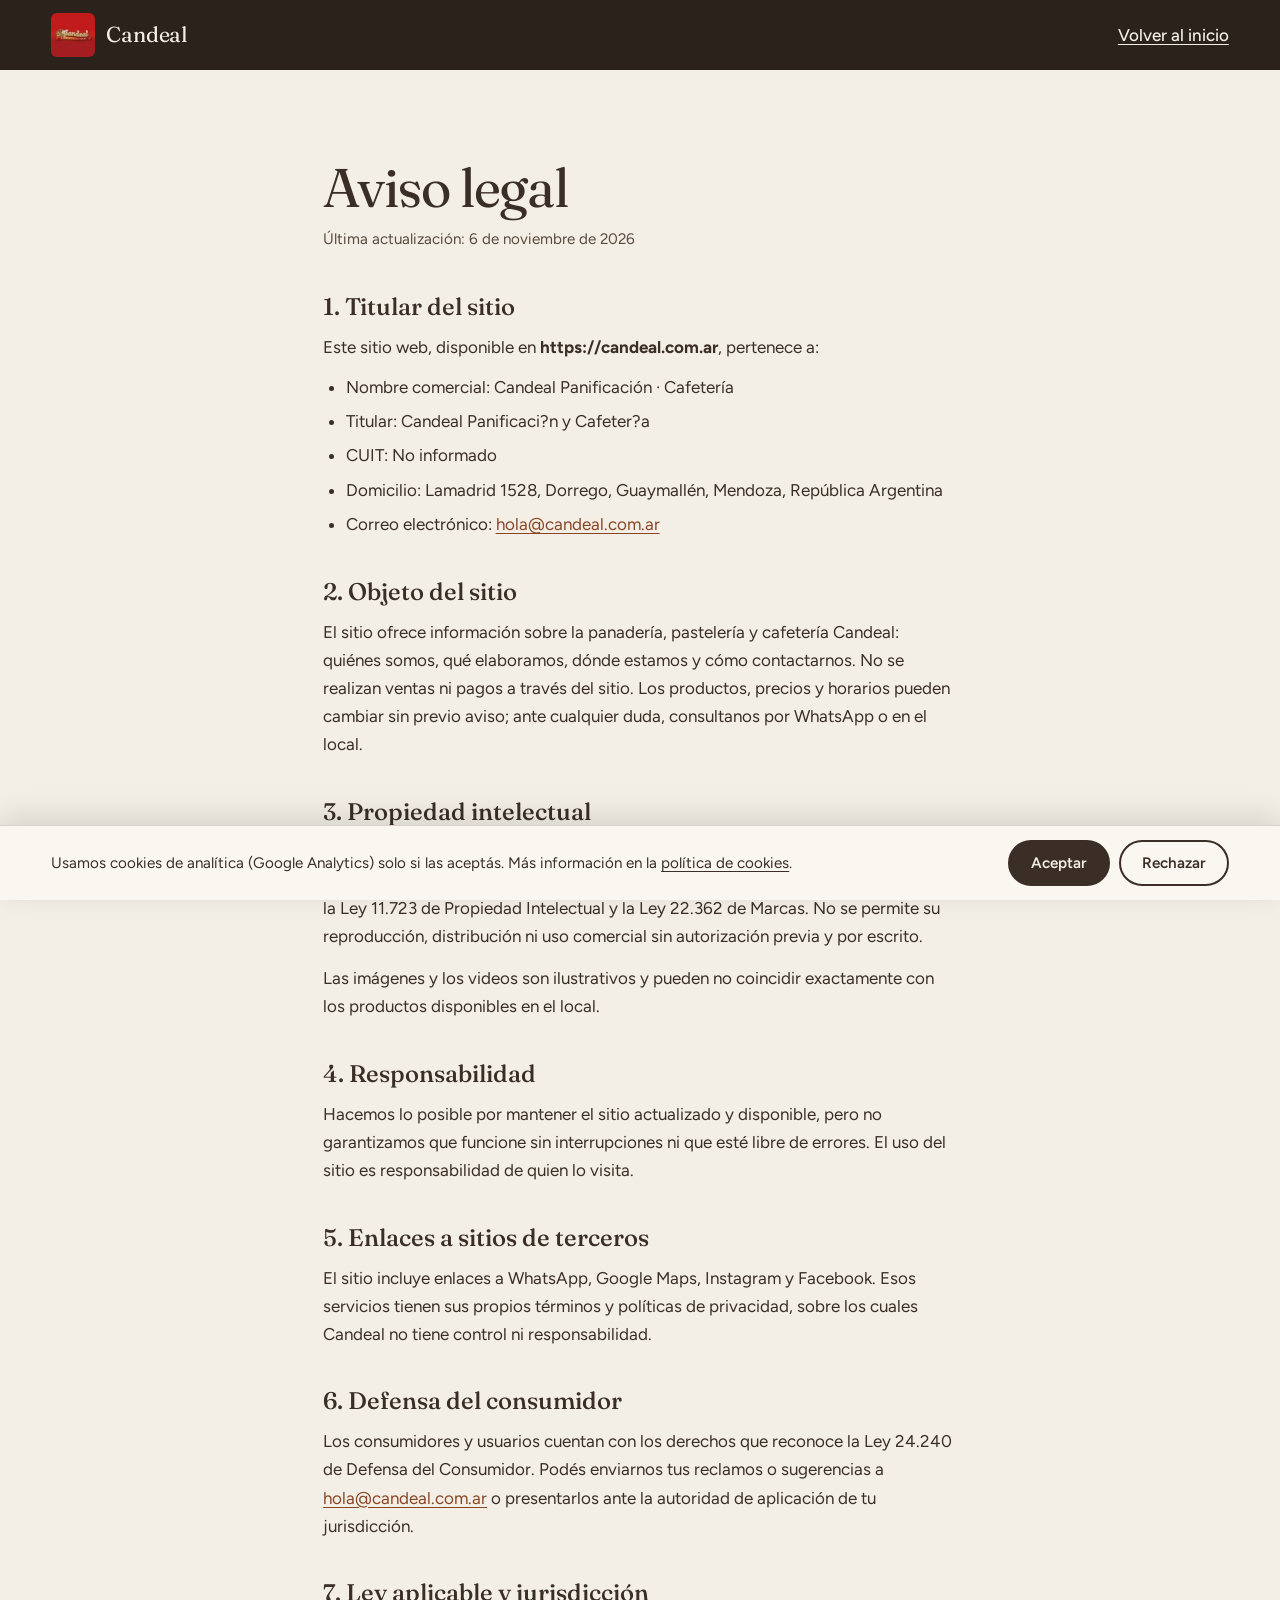
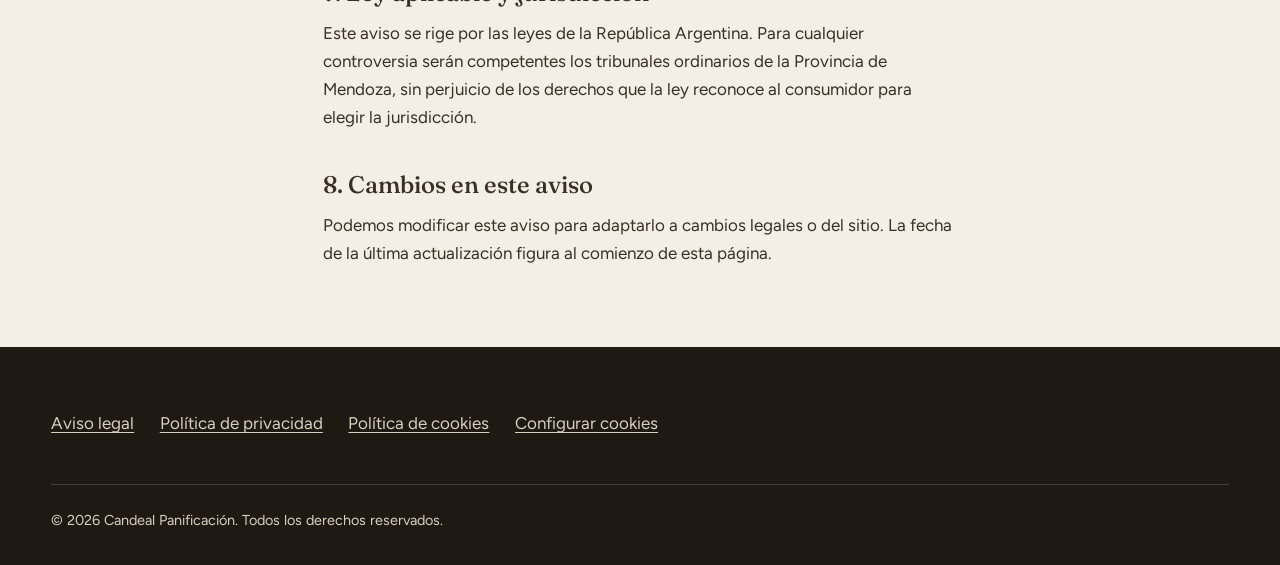
<file: aviso-legal.html>
<!DOCTYPE html>
<html lang="es-AR">
<head>
  <meta charset="UTF-8">
  <meta name="viewport" content="width=device-width, initial-scale=1">
  <title>Aviso legal | Candeal Panificación</title>
  <meta name="description" content="Titular, condiciones de uso, propiedad intelectual y responsabilidad del sitio web de Candeal Panificación.">
  <meta name="robots" content="index, follow">
  <link rel="canonical" href="https://candeal.com.ar/aviso-legal.html">
  <meta name="theme-color" content="#2b221c">
  <link rel="icon" href="/favicon.ico" sizes="48x48">
  <link rel="icon" type="image/png" sizes="32x32" href="/favicon-32.png">
  <link rel="apple-touch-icon" href="/apple-touch-icon.png">
  <link rel="manifest" href="/site.webmanifest">
  <link rel="preconnect" href="https://fonts.googleapis.com">
  <link rel="preconnect" href="https://fonts.gstatic.com" crossorigin>
  <link rel="stylesheet" href="https://fonts.googleapis.com/css2?family=Figtree:wght@400;500;600&family=Fraunces:opsz,wght@9..144,400;9..144,500&display=swap">
  <link rel="stylesheet" href="css/styles.css">
  <script src="js/main.js" defer></script>
</head>
<body>
  <a class="skip-link" href="#contenido">Saltar al contenido</a>
  <header class="page-head">
    <div class="page-head__bar">
      <a class="nav__brand" href="index.html" aria-label="Candeal, volver al inicio">
        <img src="img/logo-96.webp" alt="" width="44" height="44">
        <span>Candeal</span>
      </a>
      <a class="page-head__back" href="index.html">Volver al inicio</a>
    </div>
  </header>
  <main id="contenido" class="legal">
    <h1>Aviso legal</h1>
    <p class="legal__date">Última actualización: 6 de noviembre de 2026</p>

    <h2>1. Titular del sitio</h2>
    <p>Este sitio web, disponible en <strong>https://candeal.com.ar</strong>, pertenece a:</p>
    <ul>
      <li>Nombre comercial: Candeal Panificación · Cafetería</li>
      <li>Titular: Candeal Panificaci?n y Cafeter?a</li>
      <li>CUIT: No informado</li>
      <li>Domicilio: Lamadrid 1528, Dorrego, Guaymallén, Mendoza, República Argentina</li>
      <li>Correo electrónico: <span class="js-email" data-user="hola" data-domain="candeal.com.ar">hola [arroba] candeal.com.ar</span></li>
    </ul>

    <h2>2. Objeto del sitio</h2>
    <p>El sitio ofrece información sobre la panadería, pastelería y cafetería Candeal: quiénes somos, qué elaboramos, dónde estamos y cómo contactarnos. No se realizan ventas ni pagos a través del sitio. Los productos, precios y horarios pueden cambiar sin previo aviso; ante cualquier duda, consultanos por WhatsApp o en el local.</p>

    <h2>3. Propiedad intelectual</h2>
    <p>La marca, el logotipo, los textos, las fotografías, los videos y el diseño de este sitio pertenecen al titular o se utilizan con la debida autorización, y están protegidos por la Ley 11.723 de Propiedad Intelectual y la Ley 22.362 de Marcas. No se permite su reproducción, distribución ni uso comercial sin autorización previa y por escrito.</p>
    <p>Las imágenes y los videos son ilustrativos y pueden no coincidir exactamente con los productos disponibles en el local.</p>

    <h2>4. Responsabilidad</h2>
    <p>Hacemos lo posible por mantener el sitio actualizado y disponible, pero no garantizamos que funcione sin interrupciones ni que esté libre de errores. El uso del sitio es responsabilidad de quien lo visita.</p>

    <h2>5. Enlaces a sitios de terceros</h2>
    <p>El sitio incluye enlaces a WhatsApp, Google Maps, Instagram y Facebook. Esos servicios tienen sus propios términos y políticas de privacidad, sobre los cuales Candeal no tiene control ni responsabilidad.</p>

    <h2>6. Defensa del consumidor</h2>
    <p>Los consumidores y usuarios cuentan con los derechos que reconoce la Ley 24.240 de Defensa del Consumidor. Podés enviarnos tus reclamos o sugerencias a <span class="js-email" data-user="hola" data-domain="candeal.com.ar">hola [arroba] candeal.com.ar</span> o presentarlos ante la autoridad de aplicación de tu jurisdicción.</p>

    <h2>7. Ley aplicable y jurisdicción</h2>
    <p>Este aviso se rige por las leyes de la República Argentina. Para cualquier controversia serán competentes los tribunales ordinarios de la Provincia de Mendoza, sin perjuicio de los derechos que la ley reconoce al consumidor para elegir la jurisdicción.</p>

    <h2>8. Cambios en este aviso</h2>
    <p>Podemos modificar este aviso para adaptarlo a cambios legales o del sitio. La fecha de la última actualización figura al comienzo de esta página.</p>
  </main>
  <footer class="footer">
    <div class="footer__inner">
      <nav class="footer__legal" aria-label="Información legal">
        <a href="aviso-legal.html">Aviso legal</a>
        <a href="politica-de-privacidad.html">Política de privacidad</a>
        <a href="politica-de-cookies.html">Política de cookies</a>
        <button type="button" class="footer__cookie" data-cookie-settings>Configurar cookies</button>
      </nav>
    </div>
    <div class="footer__bottom">
      <p>© <span id="year">2026</span> Candeal Panificación. Todos los derechos reservados.</p>
    </div>
  </footer>
</body>
</html>
</file>
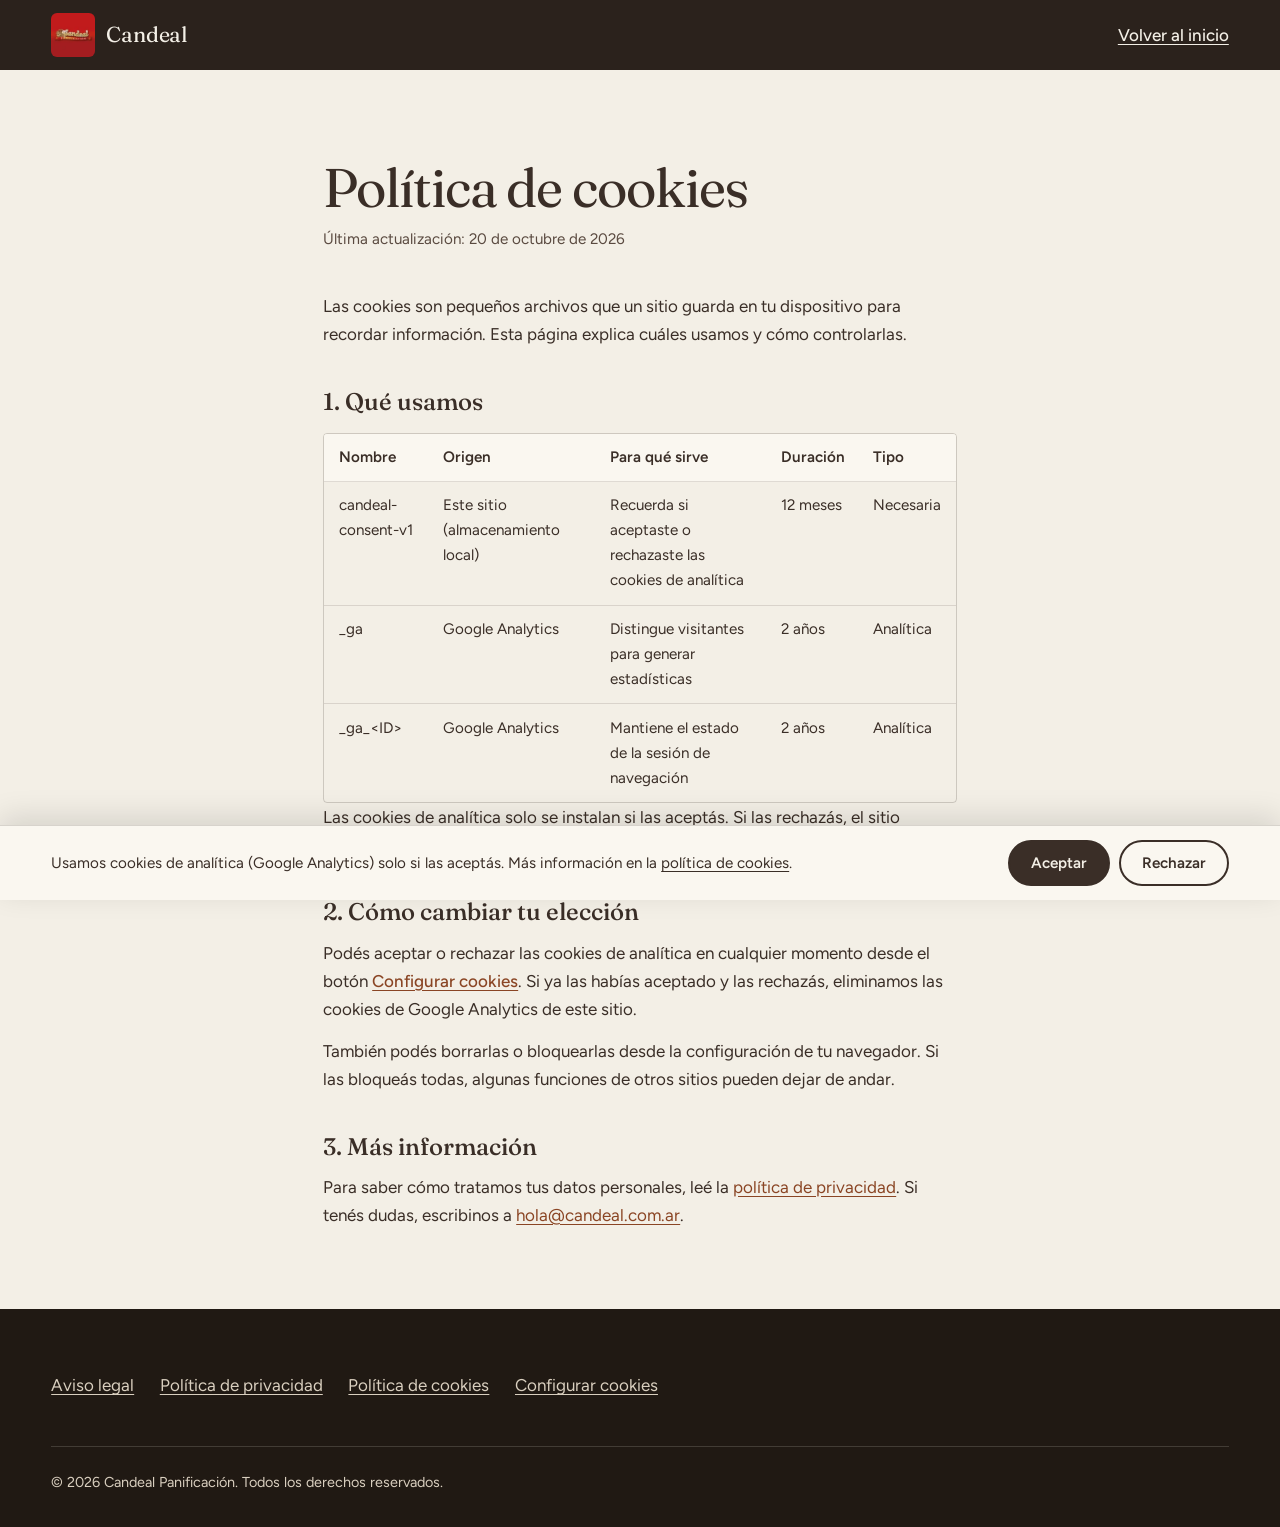
<file: politica-de-cookies.html>
<!DOCTYPE html>
<html lang="es-AR">
<head>
  <meta charset="UTF-8">
  <meta name="viewport" content="width=device-width, initial-scale=1">
  <title>Política de cookies | Candeal Panificación</title>
  <meta name="description" content="Qué cookies usa el sitio de Candeal Panificación, para qué sirven y cómo aceptarlas o rechazarlas.">
  <meta name="robots" content="index, follow">
  <link rel="canonical" href="https://candeal.com.ar/politica-de-cookies.html">
  <meta name="theme-color" content="#2b221c">
  <link rel="icon" href="/favicon.ico" sizes="48x48">
  <link rel="icon" type="image/png" sizes="32x32" href="/favicon-32.png">
  <link rel="apple-touch-icon" href="/apple-touch-icon.png">
  <link rel="manifest" href="/site.webmanifest">
  <link rel="preconnect" href="https://fonts.googleapis.com">
  <link rel="preconnect" href="https://fonts.gstatic.com" crossorigin>
  <link rel="stylesheet" href="https://fonts.googleapis.com/css2?family=Figtree:wght@400;500;600&family=Fraunces:opsz,wght@9..144,400;9..144,500&display=swap">
  <link rel="stylesheet" href="css/styles.css">
  <script src="js/main.js" defer></script>
</head>
<body>
  <a class="skip-link" href="#contenido">Saltar al contenido</a>
  <header class="page-head">
    <div class="page-head__bar">
      <a class="nav__brand" href="index.html" aria-label="Candeal, volver al inicio">
        <img src="img/logo-96.webp" alt="" width="44" height="44">
        <span>Candeal</span>
      </a>
      <a class="page-head__back" href="index.html">Volver al inicio</a>
    </div>
  </header>
  <main id="contenido" class="legal">
    <h1>Política de cookies</h1>
    <p class="legal__date">Última actualización: 20 de octubre de 2026</p>

    <p>Las cookies son pequeños archivos que un sitio guarda en tu dispositivo para recordar información. Esta página explica cuáles usamos y cómo controlarlas.</p>

    <h2>1. Qué usamos</h2>
    <div class="tabla">
      <table>
        <thead>
          <tr><th scope="col">Nombre</th><th scope="col">Origen</th><th scope="col">Para qué sirve</th><th scope="col">Duración</th><th scope="col">Tipo</th></tr>
        </thead>
        <tbody>
          <tr><td>candeal-consent-v1</td><td>Este sitio (almacenamiento local)</td><td>Recuerda si aceptaste o rechazaste las cookies de analítica</td><td>12 meses</td><td>Necesaria</td></tr>
          <tr><td>_ga</td><td>Google Analytics</td><td>Distingue visitantes para generar estadísticas</td><td>2 años</td><td>Analítica</td></tr>
          <tr><td>_ga_&lt;ID&gt;</td><td>Google Analytics</td><td>Mantiene el estado de la sesión de navegación</td><td>2 años</td><td>Analítica</td></tr>
        </tbody>
      </table>
    </div>
    <p>Las cookies de analítica solo se instalan si las aceptás. Si las rechazás, el sitio funciona igual y no se carga Google Analytics. No usamos cookies de publicidad.</p>

    <h2>2. Cómo cambiar tu elección</h2>
    <p>Podés aceptar o rechazar las cookies de analítica en cualquier momento desde el botón <button type="button" class="textlink" data-cookie-settings>Configurar cookies</button>. Si ya las habías aceptado y las rechazás, eliminamos las cookies de Google Analytics de este sitio.</p>
    <p>También podés borrarlas o bloquearlas desde la configuración de tu navegador. Si las bloqueás todas, algunas funciones de otros sitios pueden dejar de andar.</p>

    <h2>3. Más información</h2>
    <p>Para saber cómo tratamos tus datos personales, leé la <a href="politica-de-privacidad.html">política de privacidad</a>. Si tenés dudas, escribinos a <span class="js-email" data-user="hola" data-domain="candeal.com.ar">hola [arroba] candeal.com.ar</span>.</p>
  </main>
  <footer class="footer">
    <div class="footer__inner">
      <nav class="footer__legal" aria-label="Información legal">
        <a href="aviso-legal.html">Aviso legal</a>
        <a href="politica-de-privacidad.html">Política de privacidad</a>
        <a href="politica-de-cookies.html">Política de cookies</a>
        <button type="button" class="footer__cookie" data-cookie-settings>Configurar cookies</button>
      </nav>
    </div>
    <div class="footer__bottom">
      <p>© <span id="year">2026</span> Candeal Panificación. Todos los derechos reservados.</p>
    </div>
  </footer>
</body>
</html>
</file>
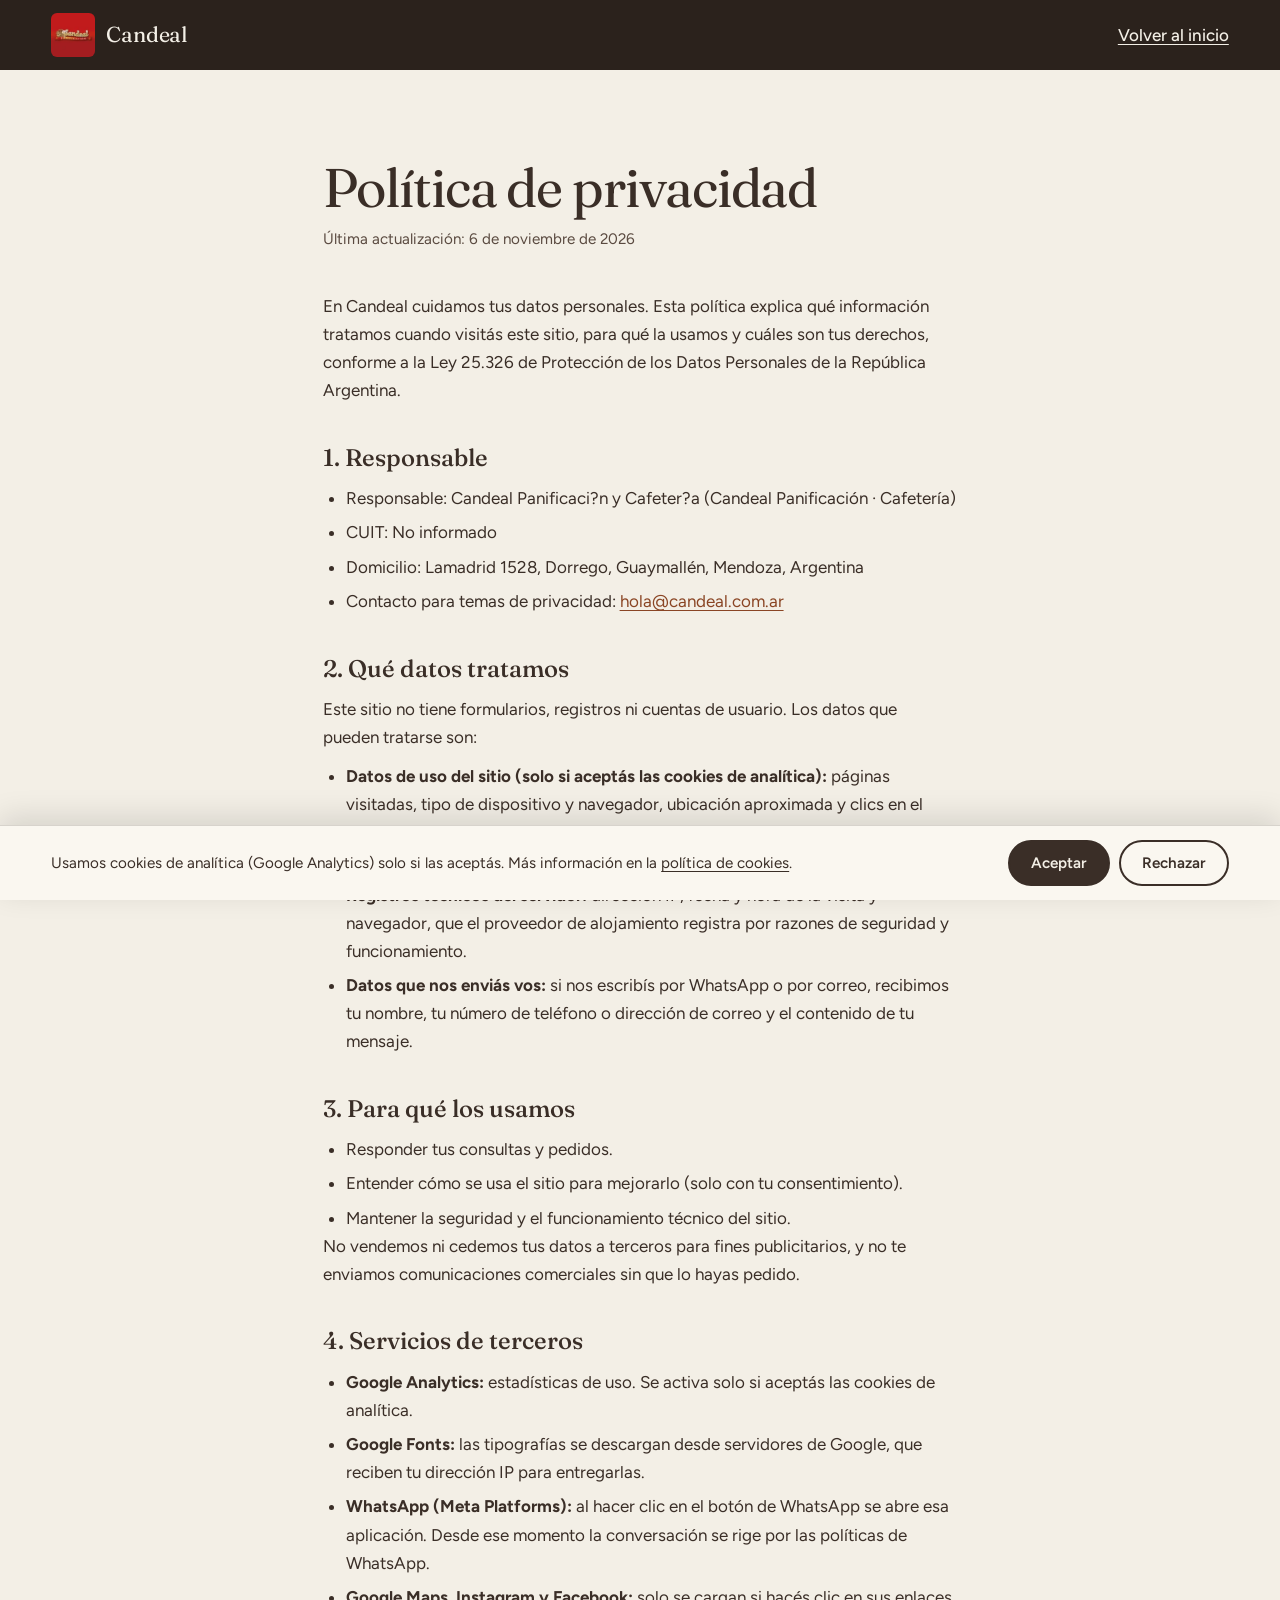
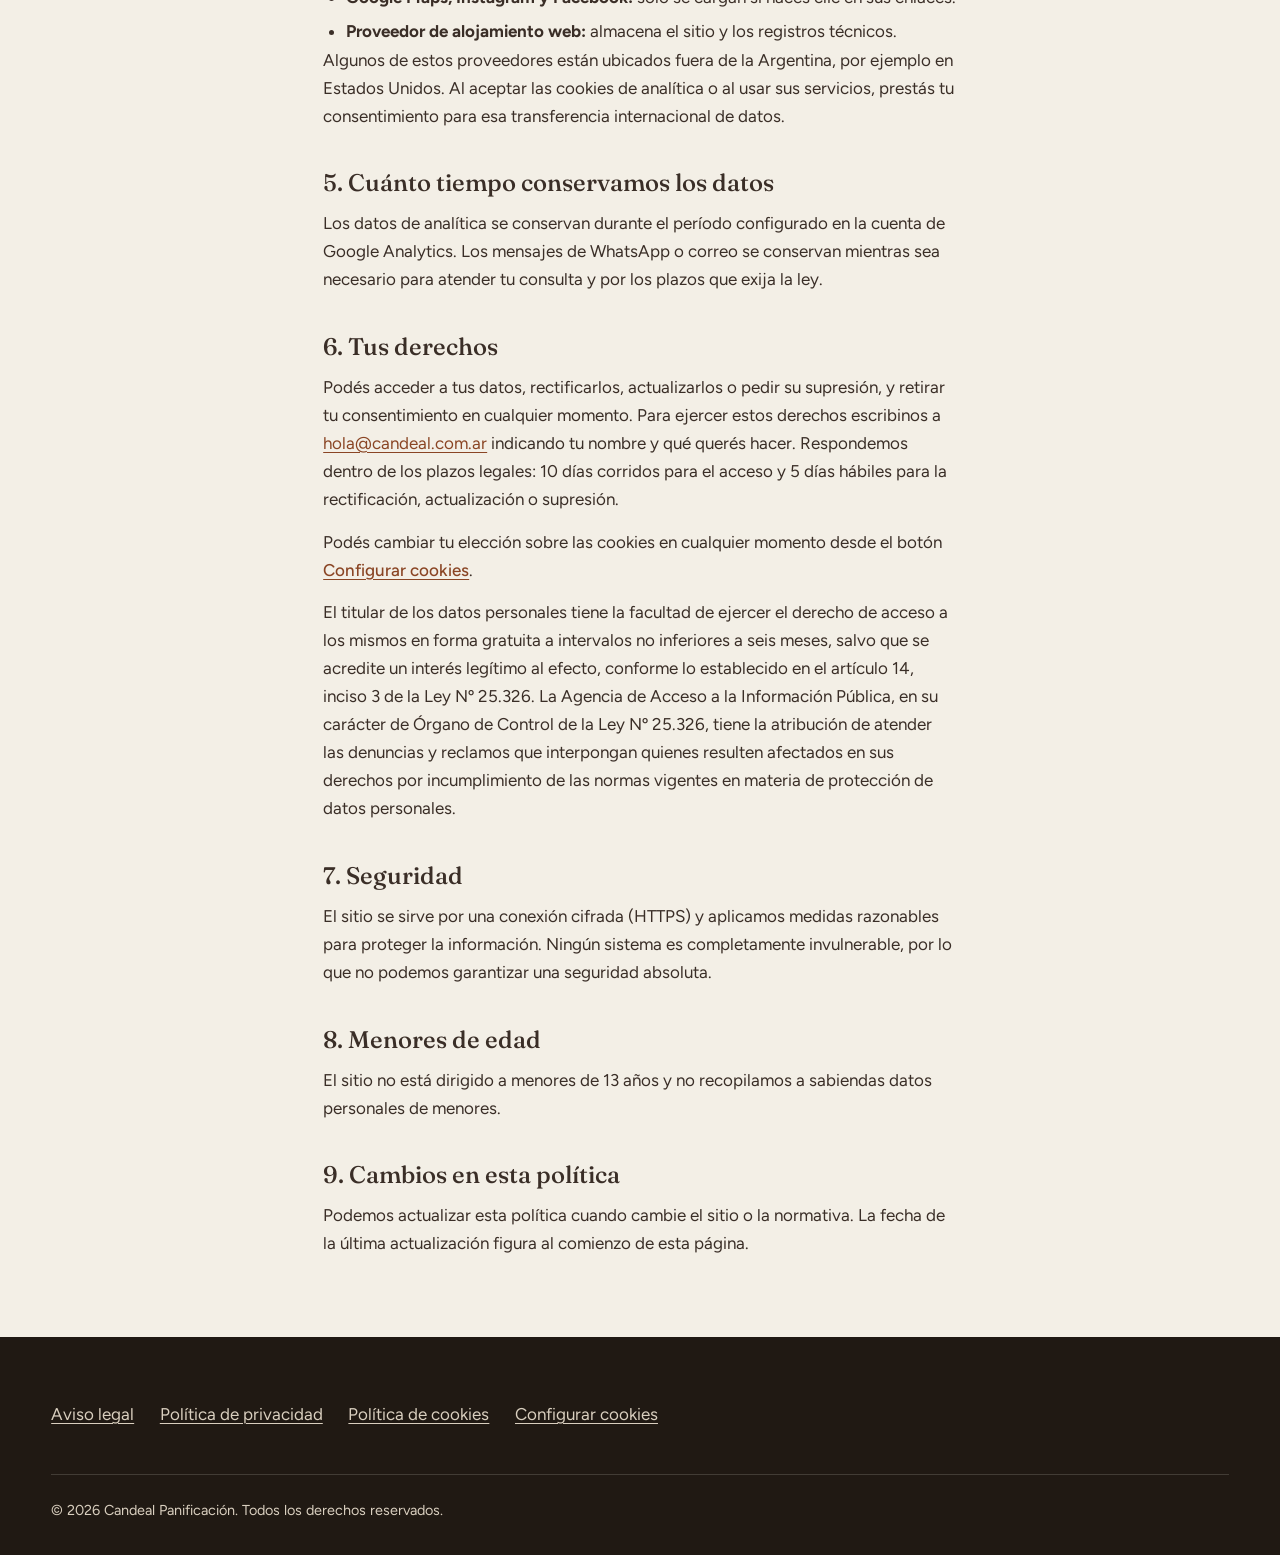
<file: politica-de-privacidad.html>
<!DOCTYPE html>
<html lang="es-AR">
<head>
  <meta charset="UTF-8">
  <meta name="viewport" content="width=device-width, initial-scale=1">
  <title>Política de privacidad | Candeal Panificación</title>
  <meta name="description" content="Cómo Candeal Panificación trata los datos personales, según la Ley 25.326, y cómo ejercer tus derechos.">
  <meta name="robots" content="index, follow">
  <link rel="canonical" href="https://candeal.com.ar/politica-de-privacidad.html">
  <meta name="theme-color" content="#2b221c">
  <link rel="icon" href="/favicon.ico" sizes="48x48">
  <link rel="icon" type="image/png" sizes="32x32" href="/favicon-32.png">
  <link rel="apple-touch-icon" href="/apple-touch-icon.png">
  <link rel="manifest" href="/site.webmanifest">
  <link rel="preconnect" href="https://fonts.googleapis.com">
  <link rel="preconnect" href="https://fonts.gstatic.com" crossorigin>
  <link rel="stylesheet" href="https://fonts.googleapis.com/css2?family=Figtree:wght@400;500;600&family=Fraunces:opsz,wght@9..144,400;9..144,500&display=swap">
  <link rel="stylesheet" href="css/styles.css">
  <script src="js/main.js" defer></script>
</head>
<body>
  <a class="skip-link" href="#contenido">Saltar al contenido</a>
  <header class="page-head">
    <div class="page-head__bar">
      <a class="nav__brand" href="index.html" aria-label="Candeal, volver al inicio">
        <img src="img/logo-96.webp" alt="" width="44" height="44">
        <span>Candeal</span>
      </a>
      <a class="page-head__back" href="index.html">Volver al inicio</a>
    </div>
  </header>
  <main id="contenido" class="legal">
    <h1>Política de privacidad</h1>
    <p class="legal__date">Última actualización: 6 de noviembre de 2026</p>

    <p>En Candeal cuidamos tus datos personales. Esta política explica qué información tratamos cuando visitás este sitio, para qué la usamos y cuáles son tus derechos, conforme a la Ley 25.326 de Protección de los Datos Personales de la República Argentina.</p>

    <h2>1. Responsable</h2>
    <ul>
      <li>Responsable: Candeal Panificaci?n y Cafeter?a (Candeal Panificación · Cafetería)</li>
      <li>CUIT: No informado</li>
      <li>Domicilio: Lamadrid 1528, Dorrego, Guaymallén, Mendoza, Argentina</li>
      <li>Contacto para temas de privacidad: <span class="js-email" data-user="hola" data-domain="candeal.com.ar">hola [arroba] candeal.com.ar</span></li>
    </ul>

    <h2>2. Qué datos tratamos</h2>
    <p>Este sitio no tiene formularios, registros ni cuentas de usuario. Los datos que pueden tratarse son:</p>
    <ul>
      <li><strong>Datos de uso del sitio (solo si aceptás las cookies de analítica):</strong> páginas visitadas, tipo de dispositivo y navegador, ubicación aproximada y clics en el botón de WhatsApp. Se obtienen mediante Google Analytics y se usan de forma estadística.</li>
      <li><strong>Registros técnicos del servidor:</strong> dirección IP, fecha y hora de la visita y navegador, que el proveedor de alojamiento registra por razones de seguridad y funcionamiento.</li>
      <li><strong>Datos que nos enviás vos:</strong> si nos escribís por WhatsApp o por correo, recibimos tu nombre, tu número de teléfono o dirección de correo y el contenido de tu mensaje.</li>
    </ul>

    <h2>3. Para qué los usamos</h2>
    <ul>
      <li>Responder tus consultas y pedidos.</li>
      <li>Entender cómo se usa el sitio para mejorarlo (solo con tu consentimiento).</li>
      <li>Mantener la seguridad y el funcionamiento técnico del sitio.</li>
    </ul>
    <p>No vendemos ni cedemos tus datos a terceros para fines publicitarios, y no te enviamos comunicaciones comerciales sin que lo hayas pedido.</p>

    <h2>4. Servicios de terceros</h2>
    <ul>
      <li><strong>Google Analytics:</strong> estadísticas de uso. Se activa solo si aceptás las cookies de analítica.</li>
      <li><strong>Google Fonts:</strong> las tipografías se descargan desde servidores de Google, que reciben tu dirección IP para entregarlas.</li>
      <li><strong>WhatsApp (Meta Platforms):</strong> al hacer clic en el botón de WhatsApp se abre esa aplicación. Desde ese momento la conversación se rige por las políticas de WhatsApp.</li>
      <li><strong>Google Maps, Instagram y Facebook:</strong> solo se cargan si hacés clic en sus enlaces.</li>
      <li><strong>Proveedor de alojamiento web:</strong> almacena el sitio y los registros técnicos.</li>
    </ul>
    <p>Algunos de estos proveedores están ubicados fuera de la Argentina, por ejemplo en Estados Unidos. Al aceptar las cookies de analítica o al usar sus servicios, prestás tu consentimiento para esa transferencia internacional de datos.</p>

    <h2>5. Cuánto tiempo conservamos los datos</h2>
    <p>Los datos de analítica se conservan durante el período configurado en la cuenta de Google Analytics. Los mensajes de WhatsApp o correo se conservan mientras sea necesario para atender tu consulta y por los plazos que exija la ley.</p>

    <h2>6. Tus derechos</h2>
    <p>Podés acceder a tus datos, rectificarlos, actualizarlos o pedir su supresión, y retirar tu consentimiento en cualquier momento. Para ejercer estos derechos escribinos a <span class="js-email" data-user="hola" data-domain="candeal.com.ar">hola [arroba] candeal.com.ar</span> indicando tu nombre y qué querés hacer. Respondemos dentro de los plazos legales: 10 días corridos para el acceso y 5 días hábiles para la rectificación, actualización o supresión.</p>
    <p>Podés cambiar tu elección sobre las cookies en cualquier momento desde el botón <button type="button" class="textlink" data-cookie-settings>Configurar cookies</button>.</p>
    <p>El titular de los datos personales tiene la facultad de ejercer el derecho de acceso a los mismos en forma gratuita a intervalos no inferiores a seis meses, salvo que se acredite un interés legítimo al efecto, conforme lo establecido en el artículo 14, inciso 3 de la Ley Nº 25.326. La Agencia de Acceso a la Información Pública, en su carácter de Órgano de Control de la Ley Nº 25.326, tiene la atribución de atender las denuncias y reclamos que interpongan quienes resulten afectados en sus derechos por incumplimiento de las normas vigentes en materia de protección de datos personales.</p>

    <h2>7. Seguridad</h2>
    <p>El sitio se sirve por una conexión cifrada (HTTPS) y aplicamos medidas razonables para proteger la información. Ningún sistema es completamente invulnerable, por lo que no podemos garantizar una seguridad absoluta.</p>

    <h2>8. Menores de edad</h2>
    <p>El sitio no está dirigido a menores de 13 años y no recopilamos a sabiendas datos personales de menores.</p>

    <h2>9. Cambios en esta política</h2>
    <p>Podemos actualizar esta política cuando cambie el sitio o la normativa. La fecha de la última actualización figura al comienzo de esta página.</p>
  </main>
  <footer class="footer">
    <div class="footer__inner">
      <nav class="footer__legal" aria-label="Información legal">
        <a href="aviso-legal.html">Aviso legal</a>
        <a href="politica-de-privacidad.html">Política de privacidad</a>
        <a href="politica-de-cookies.html">Política de cookies</a>
        <button type="button" class="footer__cookie" data-cookie-settings>Configurar cookies</button>
      </nav>
    </div>
    <div class="footer__bottom">
      <p>© <span id="year">2026</span> Candeal Panificación. Todos los derechos reservados.</p>
    </div>
  </footer>
</body>
</html>
</file>
<file: css/styles.css>
/* Candeal Panificación · estilos
   Paleta: horno (marrón), crema, acento terracota oscuro (AA sobre crema) y verde WhatsApp (AA con texto blanco). */
:root {
  --horno: #2b221c;
  --horno-2: #382c24;
  --crema: #f3efe6;
  --miga: #faf7f0;
  --tinta: #3a2e27;
  --suave: #5a4a40;
  --acento: #8a4524;
  --dorado: #c9a15a;
  --brasa: #e8924f;
  --sobre-oscuro: #d9cfbf;
  --wa: #0f7a3f;
  --wa-hover: #0b6232;
  --display: "Fraunces", "Iowan Old Style", "Palatino Linotype", Georgia, serif;
  --sans: "Figtree", system-ui, -apple-system, "Segoe UI", Roboto, sans-serif;
  --pad: clamp(1.25rem, 4vw, 4.5rem);
  --max: 1180px;
  --safe-b: env(safe-area-inset-bottom, 0px);
}

*, *::before, *::after { box-sizing: border-box; margin: 0; padding: 0; }

html { scroll-behavior: smooth; scroll-padding-top: 5rem; -webkit-text-size-adjust: 100%; }

body {
  font-family: var(--sans);
  font-size: 1.0625rem;
  color: var(--tinta);
  background: var(--crema);
  line-height: 1.65;
  -webkit-font-smoothing: antialiased;
  text-rendering: optimizeLegibility;
}

img, video { display: block; max-width: 100%; height: auto; }
a { color: inherit; text-decoration: none; }
ul { list-style: none; }
button { font: inherit; cursor: pointer; border: 0; background: none; color: inherit; }
address { font-style: normal; }

:focus-visible { outline: 3px solid var(--dorado); outline-offset: 3px; border-radius: 2px; }

.sr-only {
  position: absolute; width: 1px; height: 1px; margin: -1px; padding: 0;
  overflow: hidden; clip: rect(0 0 0 0); white-space: nowrap; border: 0;
}

.skip-link {
  position: absolute; left: 1rem; top: -4rem; z-index: 10000;
  padding: 0.7rem 1.1rem; background: var(--tinta); color: var(--crema); border-radius: 4px;
}
.skip-link:focus { top: 1rem; }

/* Tipografía */
.display {
  font-family: var(--display);
  font-weight: 400;
  font-size: clamp(2.1rem, 4.6vw, 3.8rem);
  line-height: 1.1;
  letter-spacing: -0.02em;
  text-wrap: balance;
}
.display--light { color: var(--crema); }

.textlink {
  text-decoration: underline;
  text-decoration-thickness: 1px;
  text-underline-offset: 0.2em;
}
.textlink:hover { text-decoration-thickness: 2px; }

/* Botón: una sola acción en todo el sitio */
.btn {
  display: inline-flex; align-items: center; justify-content: center; gap: 0.6rem;
  min-height: 3rem; padding: 0.8rem 1.5rem;
  border-radius: 999px; font-weight: 600; font-size: 1rem; line-height: 1.2;
  transition: background-color 0.2s ease, transform 0.2s ease;
}
.btn--wa { background: var(--wa); color: #fff; }
.btn--wa:hover { background: var(--wa-hover); }
.btn--wa:active { transform: translateY(1px); }
.btn--lg { min-height: 3.5rem; padding: 0.9rem 1.9rem; font-size: 1.0625rem; }
.icon { width: 1.35em; height: 1.35em; flex: none; }

/* Navegación */
.nav {
  position: fixed; inset: 0 0 auto 0; z-index: 50;
  color: var(--crema);
  transition: background-color 0.3s ease, color 0.3s ease, box-shadow 0.3s ease;
}
.nav.is-scrolled, .nav.is-open {
  background: rgba(243, 239, 230, 0.94);
  color: var(--tinta);
  box-shadow: 0 1px 0 rgba(58, 46, 39, 0.1);
}
@supports (backdrop-filter: blur(10px)) {
  .nav.is-scrolled { background: rgba(243, 239, 230, 0.82); backdrop-filter: blur(14px); -webkit-backdrop-filter: blur(14px); }
}
.nav__bar {
  display: grid; grid-template-columns: auto 1fr auto auto; align-items: center; gap: 1rem;
  width: min(100%, calc(var(--max) + 2 * var(--pad)));
  margin: 0 auto; padding: 0.7rem var(--pad);
}
.nav__brand { display: flex; align-items: center; gap: 0.7rem; font-family: var(--display); font-size: 1.35rem; letter-spacing: -0.01em; }
.nav__brand img { width: 44px; height: 44px; border-radius: 6px; }
.nav__menu { display: flex; justify-content: center; gap: clamp(0.9rem, 2vw, 2.2rem); font-size: 0.98rem; font-weight: 500; }
.nav__menu a { padding: 0.4rem 0; border-bottom: 2px solid transparent; }
.nav__menu a:hover { border-bottom-color: currentColor; }
.nav__cta { min-height: 2.75rem; padding: 0.55rem 1.2rem; font-size: 0.95rem; }
.nav__toggle { display: none; width: 2.75rem; height: 2.75rem; position: relative; border-radius: 50%; }
.nav__toggle-bar { display: block; width: 1.4rem; height: 2px; margin: 6px auto; background: currentColor; transition: transform 0.25s ease; }
.nav.is-open .nav__toggle-bar:first-child { transform: translateY(4px) rotate(45deg); }
.nav.is-open .nav__toggle-bar:last-child { transform: translateY(-4px) rotate(-45deg); }

/* Hero: móvil = video vertical a pantalla completa; escritorio = texto + panel de video */
.hero {
  position: relative; min-height: 100svh; display: grid; align-items: end;
  background: var(--horno); color: var(--crema); overflow: hidden;
}
.hero__media { position: absolute; inset: -10% 0; transform: translate3d(0, var(--py, 0), 0); }
.hero__poster, .hero__video { position: absolute; inset: 0; width: 100%; height: 100%; object-fit: cover; }
.hero__video { opacity: 0; transition: opacity 0.8s ease; }
.hero__video.is-playing { opacity: 1; }
.hero__veil {
  position: absolute; inset: 0;
  background: linear-gradient(180deg, rgba(43, 34, 28, 0.5) 0%, rgba(43, 34, 28, 0.25) 22%, rgba(43, 34, 28, 0.7) 52%, rgba(43, 34, 28, 0.93) 100%);
}
.hero__content {
  position: relative; z-index: 1;
  width: min(100%, calc(var(--max) + 2 * var(--pad)));
  margin: 0 auto; padding: 8rem var(--pad) 3.5rem;
}
.hero__kicker { font-size: 1rem; font-weight: 500; color: var(--crema); margin-bottom: 1rem; text-shadow: 0 1px 12px rgba(43, 34, 28, 0.8); }
.hero__title {
  font-family: var(--display); font-weight: 400;
  font-size: clamp(3rem, 12vw, 7rem); line-height: 1.02; letter-spacing: -0.035em;
  text-shadow: 0 6px 30px rgba(43, 34, 28, 0.4);
}
.hero__title .line { display: block; overflow: hidden; padding-bottom: 0.08em; }
.hero__title .line > span { display: block; animation: subir 0.9s cubic-bezier(0.16, 1, 0.3, 1) both; }
.hero__title .line:nth-child(2) > span { animation-delay: 0.12s; }
.hero__title .line:nth-child(3) > span { animation-delay: 0.24s; }
@keyframes subir { from { transform: translateY(105%); } to { transform: none; } }
.hero__lead { max-width: 30rem; margin-top: 1.5rem; font-size: 1.125rem; color: var(--sobre-oscuro); }
.hero__actions { margin-top: 2rem; display: flex; flex-direction: column; align-items: flex-start; gap: 1rem; }
.hero__hours { font-size: 0.95rem; color: var(--sobre-oscuro); }

@media (min-width: 960px) {
  .hero { align-items: center; }
  .hero__media { left: auto; width: 44%; animation: abrir 1.3s cubic-bezier(0.16, 1, 0.3, 1) both; }
  .hero__veil { background: linear-gradient(90deg, var(--horno) 0%, rgba(43, 34, 28, 0) 28%), linear-gradient(180deg, rgba(43, 34, 28, 0.35) 0%, rgba(43, 34, 28, 0) 25%); }
  .hero__content { padding: 9rem var(--pad) 5rem; }
  .hero__content > * { max-width: 52%; }
  .hero__title { font-size: clamp(3.6rem, 6.6vw, 6.6rem); }
}
@media (min-width: 960px) and (max-width: 1199px) {
  .hero__title { font-size: clamp(3.2rem, 5.3vw, 4.5rem); }
  .hero__lead { font-size: 1rem; }
}
@media (min-width: 960px) and (max-width: 1099px) {
  .hero__content > * { max-width: 48%; }
  .hero__title { font-size: clamp(3.1rem, 5vw, 3.8rem); }
  .hero__media { width: 48%; }
}
@media (min-width: 960px) and (max-height: 760px) {
  .hero { min-height: max(46rem, 100svh); }
}

/* Esencia */
.esencia { padding: clamp(4.5rem, 10vw, 8rem) var(--pad); }
.esencia__grid {
  width: min(100%, var(--max)); margin: 0 auto;
  display: grid; grid-template-columns: 1fr; gap: clamp(2rem, 6vw, 5rem); align-items: center;
}
.esencia__copy .display { margin-bottom: 1.6rem; }
.esencia__copy p { max-width: 36rem; color: var(--suave); }
.esencia__copy p + p { margin-top: 1.1rem; }
.esencia__copy .esencia__place { margin-top: 2rem; color: var(--tinta); font-weight: 500; }
.esencia__media { overflow: hidden; border-radius: 999px 999px 6px 6px; background: var(--horno-2); }
.esencia__video { width: 100%; aspect-ratio: 4 / 5; object-fit: cover; }
@media (min-width: 960px) {
  .esencia__grid { grid-template-columns: 1.1fr 0.9fr; }
  .esencia__media { max-width: 440px; justify-self: end; width: 100%; }
}

/* Sabores */
.sabores { background: var(--horno); color: var(--crema); padding: clamp(4.5rem, 10vw, 8rem) var(--pad); }
.sabores__intro { width: min(100%, var(--max)); margin: 0 auto 3rem; }
.sabores__grid { width: min(100%, var(--max)); margin: 0 auto; display: grid; grid-template-columns: 1fr; gap: 1.5rem; }
.flavor__figure { overflow: hidden; aspect-ratio: 4 / 5; border-radius: 4px; background: var(--horno-2); }
.flavor img { width: 100%; height: 100%; object-fit: cover; }
.flavor__body { padding: 1.3rem 0.25rem 0; }
.flavor h3 { font-family: var(--display); font-weight: 400; font-size: 1.8rem; margin-bottom: 0.4rem; }
.flavor p { color: var(--sobre-oscuro); max-width: 26rem; }
@media (min-width: 720px) { .sabores__grid { grid-template-columns: repeat(3, 1fr); gap: 1.75rem; } }

/* Galería: tira deslizable, sin movimiento automático */
.galeria { padding: clamp(4rem, 8vw, 6.5rem) 0; background: var(--crema); }
.galeria__head {
  width: min(calc(100% - 2 * var(--pad)), var(--max)); margin: 0 auto 2rem;
  display: flex; align-items: flex-end; justify-content: space-between; gap: 1rem;
}
.galeria__controls { display: none; gap: 0.5rem; align-items: center; }
.galeria__btn {
  width: 3rem; height: 3rem; border-radius: 50%; border: 1.5px solid var(--tinta);
  display: grid; place-items: center; transition: background-color 0.2s ease, color 0.2s ease;
}
.galeria__btn:hover { background: var(--tinta); color: var(--crema); }
.galeria__strip {
  display: flex; gap: 1rem; overflow-x: auto; scroll-snap-type: x mandatory;
  --edge: max(var(--pad), calc((100vw - var(--max)) / 2));
  padding: 0 var(--edge) 1rem; scroll-padding-inline: var(--edge);
  scrollbar-width: thin; scrollbar-color: var(--suave) transparent;
}
.galeria__strip li { flex: 0 0 min(72vw, 300px); scroll-snap-align: start; }
.galeria__strip.is-drag { scroll-snap-type: none; cursor: grabbing; }
.galeria__strip img { width: 100%; aspect-ratio: 4 / 5; object-fit: cover; border-radius: 4px; background: var(--horno-2); }
@media (min-width: 720px) { .galeria__controls { display: flex; } }

/* Visita y contacto */
.visita { background: var(--horno); color: var(--crema); padding: clamp(4.5rem, 10vw, 8rem) var(--pad); }
.visita__grid { width: min(100%, var(--max)); margin: 0 auto; display: grid; grid-template-columns: 1fr; gap: 3rem; align-items: start; }
.visita__text { max-width: 30rem; margin: 1.4rem 0 2rem; color: var(--sobre-oscuro); }
.visita__datos { display: grid; gap: 1.6rem; }
.visita__datos dt { font-weight: 600; color: var(--dorado); margin-bottom: 0.3rem; }
.visita__datos dd { color: var(--sobre-oscuro); }
.visita__datos address { margin-bottom: 0.5rem; }
.visita__datos .textlink:hover { color: #fff; }
@media (min-width: 960px) {
  .visita__grid { grid-template-columns: 1.1fr 0.9fr; gap: 5rem; }
  .visita__datos { padding-top: 0.5rem; }
}

/* Pie */
.footer { background: #201913; color: var(--sobre-oscuro); padding: 3.5rem var(--pad) 2rem; }
.footer__inner { width: min(100%, var(--max)); margin: 0 auto; display: grid; gap: 2rem; }
.footer__brand img { border-radius: 8px; margin-bottom: 1rem; }
.footer__brand p { max-width: 24rem; }
.footer__legal { display: flex; flex-wrap: wrap; gap: 0.5rem 1.6rem; align-items: center; }
.footer__legal a, .footer__cookie { padding: 0.4rem 0; text-decoration: underline; text-underline-offset: 0.2em; text-decoration-thickness: 1px; }
.footer__legal a:hover, .footer__cookie:hover { color: #fff; }
.footer__bottom {
  width: min(100%, var(--max)); margin: 2.5rem auto 0; padding-top: 1.5rem;
  border-top: 1px solid rgba(243, 239, 230, 0.16);
  display: flex; flex-wrap: wrap; justify-content: space-between; gap: 0.5rem 1.5rem; font-size: 0.9rem;
}
@media (min-width: 720px) { .footer__inner { grid-template-columns: 1fr auto; align-items: end; } }

/* Botón flotante de WhatsApp */
.wa-float {
  position: fixed; z-index: 60;
  right: max(1rem, env(safe-area-inset-right, 0px)); bottom: calc(1rem + var(--safe-b));
  display: inline-flex; align-items: center; gap: 0.55rem;
  min-height: 3.5rem; min-width: 3.5rem; padding: 0 1.1rem 0 1rem; justify-content: center;
  background: var(--wa); color: #fff; border-radius: 999px; font-weight: 600;
  box-shadow: 0 6px 20px rgba(0, 0, 0, 0.28);
  transition: background-color 0.2s ease, bottom 0.2s ease;
}
.wa-float:hover { background: var(--wa-hover); }
.wa-float .icon { width: 1.7rem; height: 1.7rem; }
@media (max-width: 599px) {
  .wa-float { padding: 0; width: 3.5rem; }
  .wa-float__label { display: none; }
}
body.has-cookie-banner .wa-float { bottom: calc(var(--cookie-h, 9rem) + 1rem + var(--safe-b)); }

/* Aviso de cookies */
.cookie {
  position: fixed; z-index: 70; left: 0; right: 0; bottom: 0;
  padding: 0.85rem var(--pad) calc(0.85rem + var(--safe-b));
  background: var(--miga); color: var(--tinta);
  border-top: 1px solid rgba(58, 46, 39, 0.18); box-shadow: 0 -8px 30px rgba(0, 0, 0, 0.12);
}
.cookie__inner { width: min(100%, var(--max)); margin: 0 auto; display: grid; gap: 0.9rem; align-items: center; }
.cookie p { font-size: 0.9rem; line-height: 1.45; max-width: 52rem; }
.cookie p a { text-decoration: underline; text-underline-offset: 0.2em; }
.cookie__actions { display: grid; grid-template-columns: 1fr 1fr; gap: 0.6rem; }
.cookie__btn {
  min-height: 2.75rem; padding: 0.55rem 1.3rem; border-radius: 999px; font-weight: 600; font-size: 0.95rem;
  border: 2px solid var(--tinta); background: var(--tinta); color: var(--crema);
}
.cookie__btn--alt { background: transparent; color: var(--tinta); }
.cookie__btn:hover { background: #000; color: #fff; border-color: #000; }
@media (min-width: 720px) { .cookie__inner { grid-template-columns: 1fr auto; gap: 2rem; } .cookie__actions { display: flex; } .cookie p { font-size: 0.95rem; } }

/* Páginas legales y 404 */
.page-head { background: var(--horno); color: var(--crema); }
.page-head__bar { width: min(100%, calc(var(--max) + 2 * var(--pad))); margin: 0 auto; padding: 0.8rem var(--pad); display: flex; align-items: center; justify-content: space-between; gap: 1rem; }
.page-head .nav__brand { color: var(--crema); }
.page-head__back { font-weight: 500; text-decoration: underline; text-underline-offset: 0.2em; }
.legal { width: min(100%, 46rem); margin: 0 auto; padding: clamp(3rem, 8vw, 5.5rem) var(--pad) 5rem; }
.legal h1 { font-family: var(--display); font-weight: 400; font-size: clamp(2.2rem, 6vw, 3.4rem); line-height: 1.1; letter-spacing: -0.02em; margin-bottom: 0.6rem; }
.legal .legal__date { color: var(--suave); margin-bottom: 2.5rem; font-size: 0.95rem; }
.legal h2 { font-family: var(--display); font-weight: 500; font-size: 1.5rem; line-height: 1.25; margin: 2.4rem 0 0.7rem; }
.legal p, .legal li { color: var(--tinta); }
.legal p + p { margin-top: 0.9rem; }
.legal ul { list-style: disc; padding-left: 1.4rem; margin-top: 0.7rem; display: grid; gap: 0.4rem; }
.legal a { text-decoration: underline; text-underline-offset: 0.2em; color: var(--acento); }
.legal a:hover { color: var(--tinta); }
.legal .tabla { overflow-x: auto; margin-top: 1rem; border: 1px solid rgba(58, 46, 39, 0.2); border-radius: 4px; }
.legal table { width: 100%; border-collapse: collapse; font-size: 0.95rem; min-width: 34rem; }
.legal th, .legal td { text-align: left; padding: 0.7rem 0.9rem; border-bottom: 1px solid rgba(58, 46, 39, 0.14); vertical-align: top; }
.legal th { background: var(--miga); font-weight: 600; }
.legal tr:last-child td { border-bottom: 0; }
.legal button.textlink { color: var(--acento); font-weight: 500; }

.nf { min-height: 100svh; display: grid; place-items: center; text-align: center; padding: 2rem var(--pad); background: var(--horno); color: var(--crema); }
.nf__logo { margin: 0 auto 1.5rem; border-radius: 8px; }
.nf__code { font-family: var(--display); font-size: clamp(5rem, 22vw, 11rem); line-height: 1; letter-spacing: -0.04em; color: var(--dorado); }
.nf h1 { font-family: var(--display); font-weight: 400; font-size: clamp(1.8rem, 5vw, 2.8rem); margin: 0.5rem 0 1rem; }
.nf p { max-width: 28rem; margin: 0 auto 2rem; color: var(--sobre-oscuro); }
.nf .nf__links { display: flex; flex-wrap: wrap; justify-content: center; gap: 1.5rem; }
.nf a.textlink:hover { color: #fff; }

/* Móvil y tablet: menú desplegable */
@media (max-width: 1099px) {
  .nav__bar { grid-template-columns: 1fr auto; }
  .nav__cta { display: none; }
  .nav__toggle { display: block; }
  .nav__menu {
    position: absolute; left: 0; right: 0; top: 100%;
    display: none; flex-direction: column; gap: 0;
    background: var(--crema); color: var(--tinta);
    padding: 0.5rem var(--pad) 1.2rem; box-shadow: 0 12px 24px rgba(0, 0, 0, 0.12);
  }
  .nav.is-open .nav__menu { display: flex; }
  .nav__menu a { padding: 0.9rem 0; border-bottom: 1px solid rgba(58, 46, 39, 0.12); font-size: 1.05rem; }
  .hero__content { padding-bottom: 5.5rem; }
}

@media (prefers-reduced-motion: reduce) {
  html { scroll-behavior: auto; }
  *, *::before, *::after { animation: none !important; transition: none !important; }
  .hero__title .line > span { transform: none !important; }
}

/* ====== v2: detalles premium ====== */
.sprite { position: absolute; width: 0; height: 0; overflow: hidden; }
::selection { background: var(--dorado); color: var(--horno); }
:root { interpolate-size: allow-keywords; }

.progress { position: fixed; z-index: 100; top: 0; left: 0; right: 0; height: 3px; transform-origin: 0 50%; transform: scaleX(var(--p, 0)); background: linear-gradient(90deg, var(--dorado), var(--brasa)); }

/* Hero: secuencia de entrada única */
.hero__title .brasa { color: var(--brasa); }
.hero__kicker, .hero__lead, .hero__actions { animation: entrar 0.9s cubic-bezier(0.16, 1, 0.3, 1) both; }
.hero__kicker { animation-delay: 0.05s; }
.hero__lead { animation-delay: 0.6s; }
.hero__actions { animation-delay: 0.75s; }
@keyframes entrar { from { opacity: 0; transform: translateY(16px); } }
@keyframes abrir { from { clip-path: inset(0 0 0 100%); } to { clip-path: inset(0 0 0 0); } }
@keyframes aparecer { from { opacity: 0; } }
@media (max-width: 959px) { .hero__media { animation: aparecer 1s ease both; } }

.estado { display: inline-flex; align-items: center; gap: 0.6rem; font-size: 0.95rem; color: var(--sobre-oscuro); }
.estado__dot { width: 0.6rem; height: 0.6rem; border-radius: 50%; background: var(--dorado); flex: none; }
.estado[data-state="open"] .estado__dot { background: #3ecf74; box-shadow: 0 0 0 4px rgba(62, 207, 116, 0.2); }
.estado[data-state="closed"] .estado__dot { background: #e0a23a; }
.estado--claro { margin-bottom: 1.2rem; }

.sello { display: none; }
@media (min-width: 960px) {
  .sello {
    display: grid; place-items: center; position: absolute; z-index: 2;
    left: 56%; bottom: 11%; width: 8.5rem; height: 8.5rem; margin-left: -4.25rem;
    border-radius: 50%; background: var(--crema); color: var(--horno);
    box-shadow: 0 10px 30px rgba(0, 0, 0, 0.35);
  }
  .sello__ring { position: absolute; inset: 0; width: 100%; height: 100%; transform: rotate(var(--rot, 0deg)); }
  .sello__ring text { font-family: var(--sans); font-size: 8.4px; font-weight: 600; letter-spacing: 0.1em; fill: var(--horno); }
  .sello img { width: 3rem; height: 3rem; border-radius: 50%; }
}

/* Revelados */
[data-reveal] { transition: opacity 0.9s ease, transform 0.9s cubic-bezier(0.16, 1, 0.3, 1), clip-path 1.2s cubic-bezier(0.16, 1, 0.3, 1); transition-delay: var(--d, 0s); }
[data-reveal].is-pending { opacity: 0; transform: translateY(24px); }
[data-reveal="clip"] { clip-path: inset(0 0 0 0); }
[data-reveal="clip"].is-pending { opacity: 1; transform: none; clip-path: inset(100% 0 0 0); }
.w { display: inline-block; overflow: hidden; vertical-align: top; padding-bottom: 0.14em; margin-bottom: -0.14em; }
.w > span { display: inline-block; transition: transform 0.95s cubic-bezier(0.16, 1, 0.3, 1); transition-delay: calc(var(--i, 0) * 55ms); }
.is-split:not(.is-in) .w > span { transform: translateY(108%); }

/* Esencia: pilares y reseñas */
.pilares { display: grid; gap: 1rem; margin-top: 2.2rem; max-width: 30rem; }
.pilares li { display: flex; gap: 1rem; align-items: center; padding-bottom: 1rem; border-bottom: 1px solid rgba(58, 46, 39, 0.16); }
.pilares .icon { width: 2rem; height: 2rem; color: var(--acento); }
.pilares strong { display: block; font-family: var(--display); font-weight: 500; font-size: 1.15rem; line-height: 1.2; }
.pilares span { color: var(--suave); font-size: 0.95rem; }
.resenas { margin-top: 2rem; }
.resenas__t { font-size: 0.95rem; font-weight: 600; margin-bottom: 0.7rem; color: var(--tinta) !important; }
.resenas__chips { display: flex; flex-wrap: wrap; gap: 0.5rem; }
.resenas__chips li { padding: 0.35rem 0.9rem; border: 1px solid rgba(58, 46, 39, 0.3); border-radius: 999px; font-size: 0.92rem; }

/* Sabores: interacción */
.flavor__figure { position: relative; }
.flavor img { transition: transform 1.1s cubic-bezier(0.16, 1, 0.3, 1); }
.flavor:hover img { transform: scale(1.06); }
.flavor__body { border-top: 1px solid rgba(243, 239, 230, 0.2); margin-top: 1.1rem; padding-top: 1.1rem; }

/* El local: ventana que se abre con el scroll */
.lugar { background: var(--horno); padding: 0 var(--pad) clamp(4.5rem, 10vw, 8rem); }
.lugar__frame { width: min(100%, 1320px); margin: 0 auto; overflow: hidden; border-radius: 10px; aspect-ratio: 4 / 5; clip-path: inset(calc(var(--w, 0) * 1%) calc(var(--w, 0) * 1%) round 10px); background: var(--horno-2); }
.lugar__frame picture { display: block; height: 100%; }
.lugar__img { width: 100%; height: 100%; object-fit: cover; transform: translate3d(0, var(--py, 0), 0) scale(1.12); }
@media (min-width: 720px) { .lugar__frame { aspect-ratio: 3 / 2; } }

/* Momentos: videos */
.momentos { background: #201913; color: var(--crema); padding: clamp(4.5rem, 10vw, 8rem) 0; }
.momentos__head { width: min(calc(100% - 2 * var(--pad)), var(--max)); margin: 0 auto 2.5rem; }
.momentos__row {
  --edge: max(var(--pad), calc((100vw - var(--max)) / 2));
  display: flex; gap: 1rem; overflow-x: auto; scroll-snap-type: x mandatory; padding: 0 var(--edge) 1rem; scroll-padding-inline: var(--edge);
  scrollbar-width: thin; scrollbar-color: var(--suave) transparent;
}
.momento { position: relative; flex: 0 0 min(72vw, 300px); scroll-snap-align: start; aspect-ratio: 3 / 4; overflow: hidden; border-radius: 6px; background: var(--horno-2); }
.momento video { width: 100%; height: 100%; object-fit: cover; }
.momento__toggle { position: absolute; right: 0.8rem; bottom: 0.8rem; width: 2.75rem; height: 2.75rem; border-radius: 50%; display: grid; place-items: center; background: rgba(32, 25, 19, 0.72); color: #fff; backdrop-filter: blur(6px); }
.momento__toggle:hover { background: rgba(32, 25, 19, 0.95); }
@media (min-width: 900px) {
  .momentos__row { display: grid; grid-template-columns: repeat(3, 1fr); width: min(calc(100% - 2 * var(--pad)), var(--max)); margin: 0 auto; padding: 0; overflow: visible; }
  .momento { flex: none; aspect-ratio: 3 / 4.2; }
  .momento:nth-child(2) { margin-top: 3rem; }
}

/* Galería: contador, barra, miniaturas clicables */
.galeria__count { font-variant-numeric: tabular-nums; font-weight: 500; margin-right: 0.6rem; }
.galeria__item { display: block; width: 100%; padding: 0; overflow: hidden; border-radius: 4px; cursor: zoom-in; }
.galeria__item img { transition: transform 0.9s cubic-bezier(0.16, 1, 0.3, 1); }
.galeria__item:hover img { transform: scale(1.05); }
.galeria__bar { width: min(calc(100% - 2 * var(--pad)), var(--max)); height: 2px; margin: 1.2rem auto 0; background: rgba(58, 46, 39, 0.16); }
.galeria__bar span { display: block; height: 100%; width: var(--g, 20%); background: var(--acento); transition: width 0.2s ease; }

/* Lightbox */
.lb { border: 0; padding: 0; width: 100%; height: 100%; max-width: none; max-height: none; background: rgba(20, 15, 12, 0.95); color: #fff; }
.lb[open] { display: grid; place-items: center; }
.lb::backdrop { background: rgba(0, 0, 0, 0.7); }
.lb__fig { max-width: min(92vw, 640px); text-align: center; }
.lb__img { max-height: 78vh; width: auto; height: auto; max-width: 100%; margin: 0 auto; border-radius: 4px; }
.lb__cap { margin-top: 0.9rem; font-size: 0.95rem; color: var(--sobre-oscuro); }
.lb__btn { position: absolute; width: 3rem; height: 3rem; border-radius: 50%; display: grid; place-items: center; background: rgba(243, 239, 230, 0.12); color: #fff; }
.lb__btn:hover { background: rgba(243, 239, 230, 0.28); }
.lb__close { top: 1rem; right: 1rem; }
.lb__prev { left: 1rem; top: 50%; margin-top: -1.5rem; }
.lb__next { right: 1rem; top: 50%; margin-top: -1.5rem; }

/* Preguntas */
.preguntas { padding: clamp(4.5rem, 10vw, 8rem) var(--pad); background: var(--crema); }
.preguntas__grid { width: min(100%, var(--max)); margin: 0 auto; display: grid; gap: 2.5rem; align-items: start; }
.faq { border-bottom: 1px solid rgba(58, 46, 39, 0.2); }
.faq__item { border-top: 1px solid rgba(58, 46, 39, 0.2); }
.faq__item summary { list-style: none; cursor: pointer; display: flex; justify-content: space-between; align-items: center; gap: 1rem; padding: 1.3rem 0; font-family: var(--display); font-size: 1.3rem; line-height: 1.3; }
.faq__item summary::-webkit-details-marker { display: none; }
.faq__item summary::after { content: "+"; font-family: var(--sans); font-size: 1.8rem; line-height: 1; color: var(--acento); transition: transform 0.3s ease; flex: none; }
.faq__item[open] summary::after { transform: rotate(45deg); }
.faq__a { padding: 0 0 1.4rem; max-width: 34rem; color: var(--suave); }
.faq__item::details-content { block-size: 0; overflow: hidden; transition: block-size 0.4s ease, content-visibility 0.4s allow-discrete; }
.faq__item[open]::details-content { block-size: auto; }
@media (min-width: 960px) { .preguntas__grid { grid-template-columns: 0.8fr 1.2fr; gap: 5rem; } }

/* Botón WhatsApp: aro de atención (3 veces) y CTA magnético */
.wa-float::after { content: ""; position: absolute; inset: 0; border-radius: inherit; border: 2px solid var(--wa); animation: aro 1.8s ease-out 2.5s 3 both; pointer-events: none; }
@keyframes aro { from { opacity: 0.8; transform: scale(1); } to { opacity: 0; transform: scale(1.45); } }
.btn--lg { transform: translate(var(--mx, 0), var(--my, 0)); }

/* Pie */
.footer { position: relative; overflow: hidden; }
.footer__marca { font-family: var(--display); font-size: clamp(5rem, 24vw, 22rem); line-height: 0.8; letter-spacing: -0.04em; color: rgba(243, 239, 230, 0.07); text-align: center; margin: 0 0 2.5rem; user-select: none; }
.footer__top { display: inline-flex; align-items: center; gap: 0.4rem; text-decoration: underline; text-underline-offset: 0.2em; text-decoration-thickness: 1px; }
.footer__top:hover { color: #fff; }

@media (prefers-reduced-motion: reduce) {
  [data-reveal].is-pending { opacity: 1; transform: none; clip-path: none; }
  .is-split:not(.is-in) .w > span { transform: none; }
  .hero__media, .lugar__img { transform: none; }
  .lugar__frame { clip-path: none; }
  .wa-float::after { display: none; }
}
</file>
